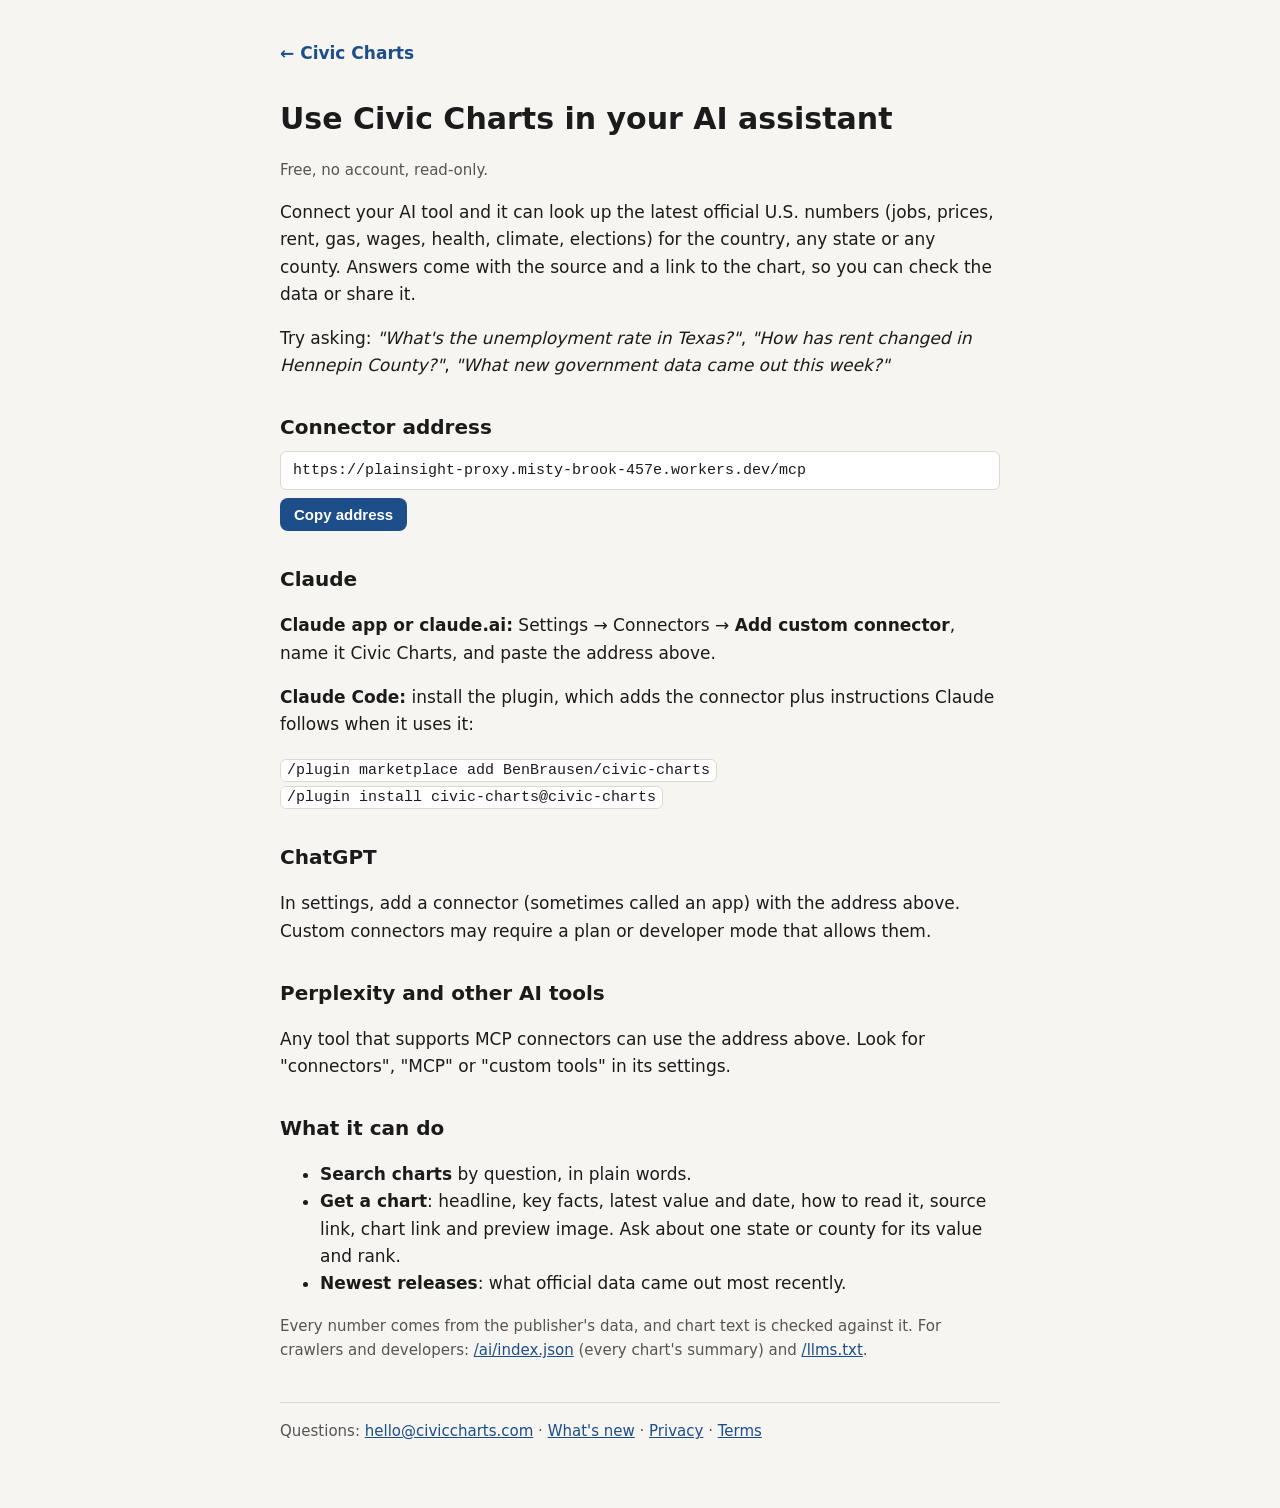
<file: public/ai/index.html>
<!DOCTYPE html>
<html lang="en">
<head>
<meta charset="utf-8">
<meta name="viewport" content="width=device-width, initial-scale=1">
<title>Use Civic Charts in your AI assistant | Civic Charts</title>
<meta name="description" content="Connect Claude, ChatGPT, Perplexity or any MCP-capable AI tool to Civic Charts for the latest official U.S. numbers, with sources and chart links.">
<link rel="canonical" href="https://civiccharts.com/ai/">
<link rel="icon" href="/favicon.ico" sizes="any">
<style>
  :root { --bg: #f6f5f1; --fg: #1b1b1b; --muted: #555; --line: #ddd9cf; --accent: #1d4e89; --box: #fff; }
  @media (prefers-color-scheme: dark) { :root { --bg: #161616; --fg: #ececec; --muted: #aaa; --line: #333; --accent: #8db4ff; --box: #222; } }
  body { margin: 0; background: var(--bg); color: var(--fg); font: 17px/1.6 system-ui, -apple-system, sans-serif; }
  main { max-width: 720px; margin: 0 auto; padding: 40px 16px 64px; }
  h1 { font-size: 30px; margin: 0 0 4px; } h2 { font-size: 20px; margin: 32px 0 6px; }
  .muted { color: var(--muted); font-size: 15px; } a { color: var(--accent); }
  nav { margin-bottom: 28px; } nav a { text-decoration: none; font-weight: 600; }
  code, .url { font: 15px ui-monospace, monospace; background: var(--box); border: 1px solid var(--line); border-radius: 6px; padding: 2px 6px; word-break: break-all; }
  .url { display: block; padding: 10px 12px; margin: 8px 0; }
  button { padding: 8px 14px; border: 0; border-radius: 8px; background: var(--accent); color: #fff; font-weight: 600; font-size: 15px; }
  footer { margin-top: 40px; padding-top: 16px; border-top: 1px solid var(--line); }
</style>
</head>
<body>
<main>
<nav><a href="/">← Civic Charts</a></nav>
<h1>Use Civic Charts in your AI assistant</h1>
<p class="muted">Free, no account, read-only.</p>
<p>Connect your AI tool and it can look up the latest official U.S. numbers (jobs, prices, rent, gas, wages, health, climate, elections) for the country, any state or any county. Answers come with the source and a link to the chart, so you can check the data or share it.</p>
<p>Try asking: <em>"What's the unemployment rate in Texas?"</em>, <em>"How has rent changed in Hennepin County?"</em>, <em>"What new government data came out this week?"</em></p>

<h2>Connector address</h2>
<span class="url" id="u">https://plainsight-proxy.misty-brook-457e.workers.dev/mcp</span>
<button type="button" id="copy">Copy address</button>

<h2>Claude</h2>
<p><b>Claude app or claude.ai:</b> Settings → Connectors → <b>Add custom connector</b>, name it Civic Charts, and paste the address above.</p>
<p><b>Claude Code:</b> install the plugin, which adds the connector plus instructions Claude follows when it uses it:</p>
<p><code>/plugin marketplace add BenBrausen/civic-charts</code><br><code>/plugin install civic-charts@civic-charts</code></p>

<h2>ChatGPT</h2>
<p>In settings, add a connector (sometimes called an app) with the address above. Custom connectors may require a plan or developer mode that allows them.</p>

<h2>Perplexity and other AI tools</h2>
<p>Any tool that supports MCP connectors can use the address above. Look for "connectors", "MCP" or "custom tools" in its settings.</p>

<h2>What it can do</h2>
<ul>
  <li><b>Search charts</b> by question, in plain words.</li>
  <li><b>Get a chart</b>: headline, key facts, latest value and date, how to read it, source link, chart link and preview image. Ask about one state or county for its value and rank.</li>
  <li><b>Newest releases</b>: what official data came out most recently.</li>
</ul>
<p class="muted">Every number comes from the publisher's data, and chart text is checked against it. For crawlers and developers: <a href="/ai/index.json">/ai/index.json</a> (every chart's summary) and <a href="/llms.txt">/llms.txt</a>.</p>
<footer class="muted">Questions: <a href="mailto:hello@civiccharts.com">hello@civiccharts.com</a> · <a href="/changelog/">What's new</a> · <a href="/privacy/">Privacy</a> · <a href="/terms/">Terms</a></footer>
</main>
<script>
  document.getElementById('copy').onclick = async e => { try { await navigator.clipboard.writeText(document.getElementById('u').textContent.trim()); e.target.textContent = 'Copied'; } catch { } };
</script>
</body>
</html>
</file>
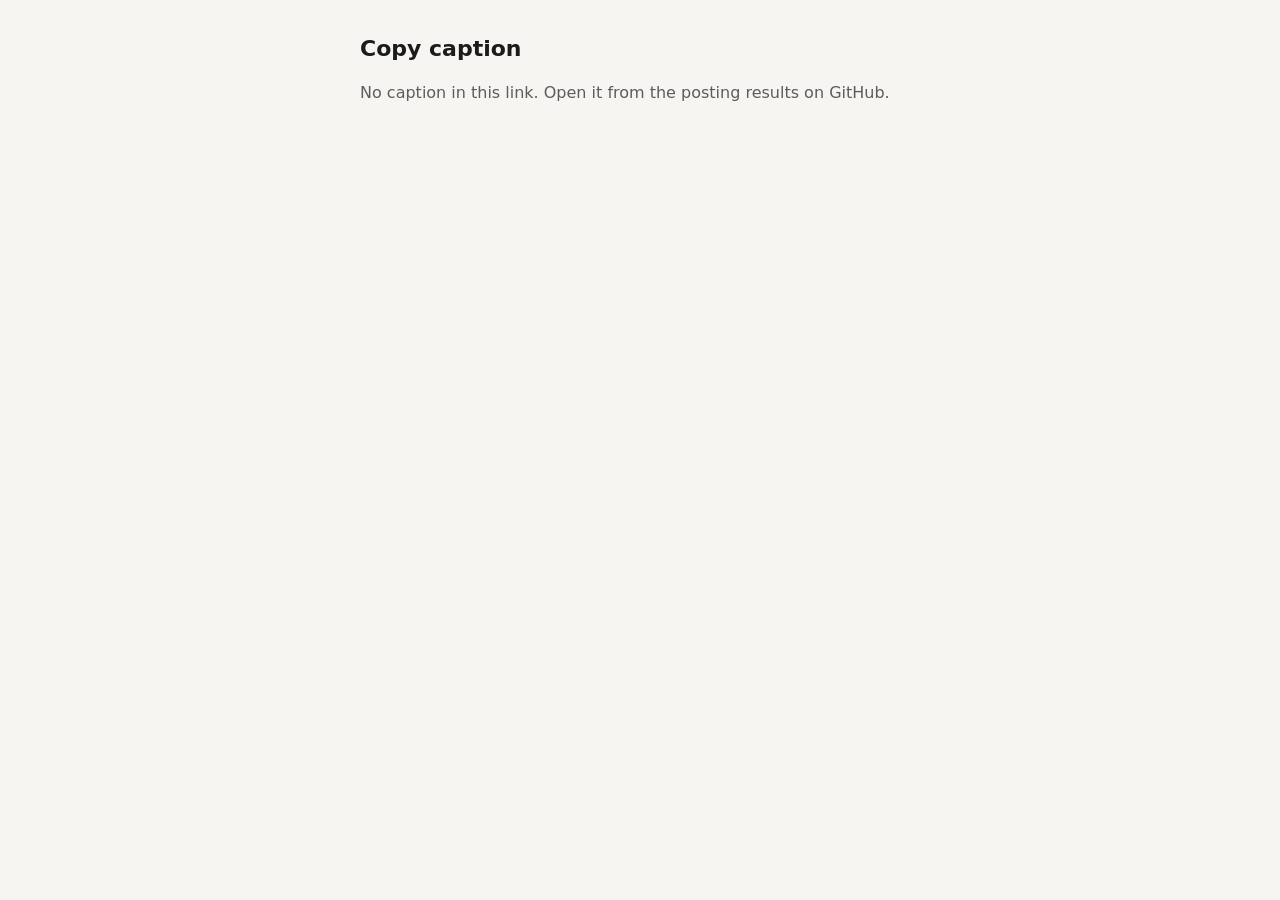
<file: public/caption/index.html>
<!DOCTYPE html>
<html lang="en">
<head>
<meta charset="utf-8">
<meta name="viewport" content="width=device-width, initial-scale=1">
<meta name="robots" content="noindex, nofollow">
<title>Copy caption | Civic Charts</title>
<style>
  :root { --bg: #f6f5f1; --fg: #1b1b1b; --muted: #5c5c5c; --box: #fff; --line: #ddd9cf; --accent: #2f6fd6; }
  @media (prefers-color-scheme: dark) { :root { --bg: #161616; --fg: #ececec; --muted: #a8a8a8; --box: #222; --line: #3a3a3a; --accent: #6ea0ff; } }
  body { margin: 0; background: var(--bg); color: var(--fg); font: 16px/1.5 system-ui, -apple-system, sans-serif; }
  main { max-width: 560px; margin: 0 auto; padding: 32px 16px 48px; }
  h1 { font-size: 22px; margin: 0 0 8px; }
  p { color: var(--muted); }
  textarea { width: 100%; box-sizing: border-box; min-height: 220px; padding: 12px; border: 1px solid var(--line); border-radius: 8px; background: var(--box); color: var(--fg); font: 15px/1.45 system-ui, -apple-system, sans-serif; }
  button { width: 100%; margin-top: 12px; padding: 14px 16px; border: 0; border-radius: 10px; background: var(--accent); color: #fff; font-weight: 600; font-size: 17px; }
</style>
</head>
<body>
<main>
  <h1 id="h">Copy caption</h1>
  <p id="msg">Tap Copy, then open the draft in TikTok and paste it into the description.</p>
  <textarea id="t" aria-label="Caption"></textarea>
  <button id="copy" type="button">Copy caption</button>
</main>
<script>
  // The caption travels in the #fragment, which browsers never send to the server.
  const t = document.getElementById('t'), btn = document.getElementById('copy');
  let text = '';
  try { text = decodeURIComponent(location.hash.slice(1)); } catch { text = ''; }
  const net = new URLSearchParams(location.search).get('for');
  if (net) document.getElementById('h').textContent = 'Copy ' + net + ' caption';
  if (!text) { document.getElementById('msg').textContent = 'No caption in this link. Open it from the posting results on GitHub.'; btn.hidden = true; t.hidden = true; }
  t.value = text;
  btn.onclick = async () => {
    try { await navigator.clipboard.writeText(t.value); }
    catch { t.focus(); t.select(); document.execCommand('copy'); }
    btn.textContent = 'Copied. Now paste it in the TikTok draft';
  };
</script>
</body>
</html>
</file>
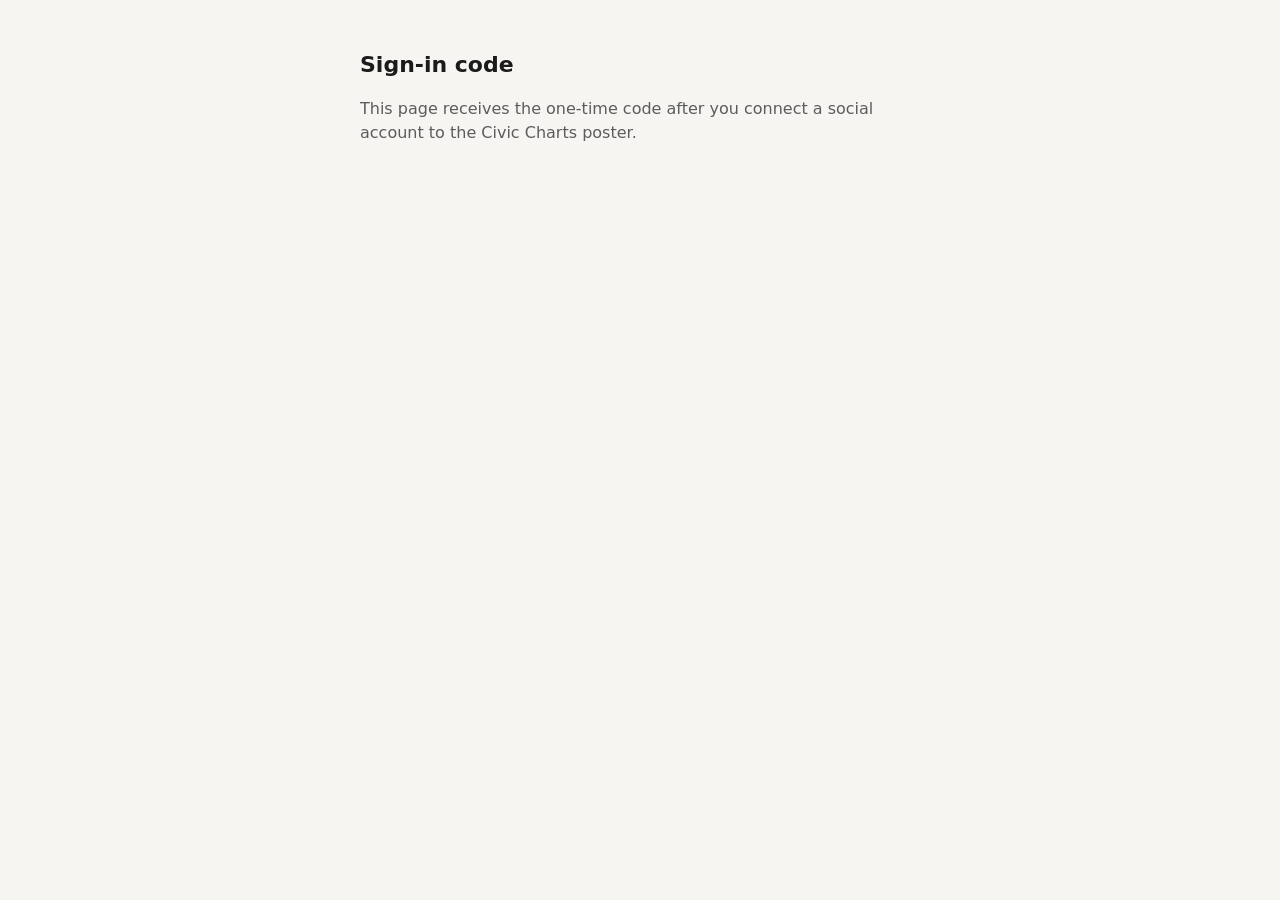
<file: public/oauth/index.html>
<!DOCTYPE html>
<html lang="en">
<head>
<meta charset="utf-8">
<meta name="viewport" content="width=device-width, initial-scale=1">
<meta name="robots" content="noindex, nofollow">
<title>Sign-in code | Civic Charts</title>
<style>
  :root { --bg: #f6f5f1; --fg: #1b1b1b; --muted: #5c5c5c; --box: #fff; --line: #ddd9cf; --accent: #2f6fd6; }
  @media (prefers-color-scheme: dark) { :root { --bg: #161616; --fg: #ececec; --muted: #a8a8a8; --box: #222; --line: #3a3a3a; --accent: #6ea0ff; } }
  body { margin: 0; background: var(--bg); color: var(--fg); font: 16px/1.5 system-ui, -apple-system, sans-serif; }
  main { max-width: 560px; margin: 0 auto; padding: 48px 16px; }
  h1 { font-size: 22px; margin: 0 0 8px; }
  p { color: var(--muted); }
  textarea { width: 100%; box-sizing: border-box; min-height: 96px; padding: 12px; border: 1px solid var(--line); border-radius: 8px; background: var(--box); color: var(--fg); font: 14px/1.4 ui-monospace, monospace; word-break: break-all; }
  button { margin-top: 10px; padding: 10px 16px; border: 0; border-radius: 8px; background: var(--accent); color: #fff; font-weight: 600; font-size: 15px; }
</style>
</head>
<body>
<main>
  <h1>Sign-in code</h1>
  <p id="msg">This page receives the one-time code after you connect a social account to the Civic Charts poster.</p>
  <div id="out" hidden>
    <textarea id="code" readonly></textarea>
    <button id="copy" type="button">Copy code</button>
    <p>Paste it into the terminal where the sign-in helper is waiting. The code works once and expires in a few minutes. This page doesn't save or send it anywhere.</p>
  </div>
</main>
<script>
  const q = new URLSearchParams(location.search), code = q.get('code'), err = q.get('error_description') || q.get('error');
  if (code) {
    document.getElementById('msg').textContent = 'Signed in. Copy this code:';
    document.getElementById('code').value = code;
    document.getElementById('out').hidden = false;
    document.getElementById('copy').onclick = async () => { try { await navigator.clipboard.writeText(code); document.getElementById('copy').textContent = 'Copied'; } catch { document.getElementById('code').select(); } };
    history.replaceState(null, '', location.pathname); // keep the code out of the address bar history
  } else if (err) document.getElementById('msg').textContent = 'Sign-in did not finish: ' + err;
</script>
</body>
</html>
</file>
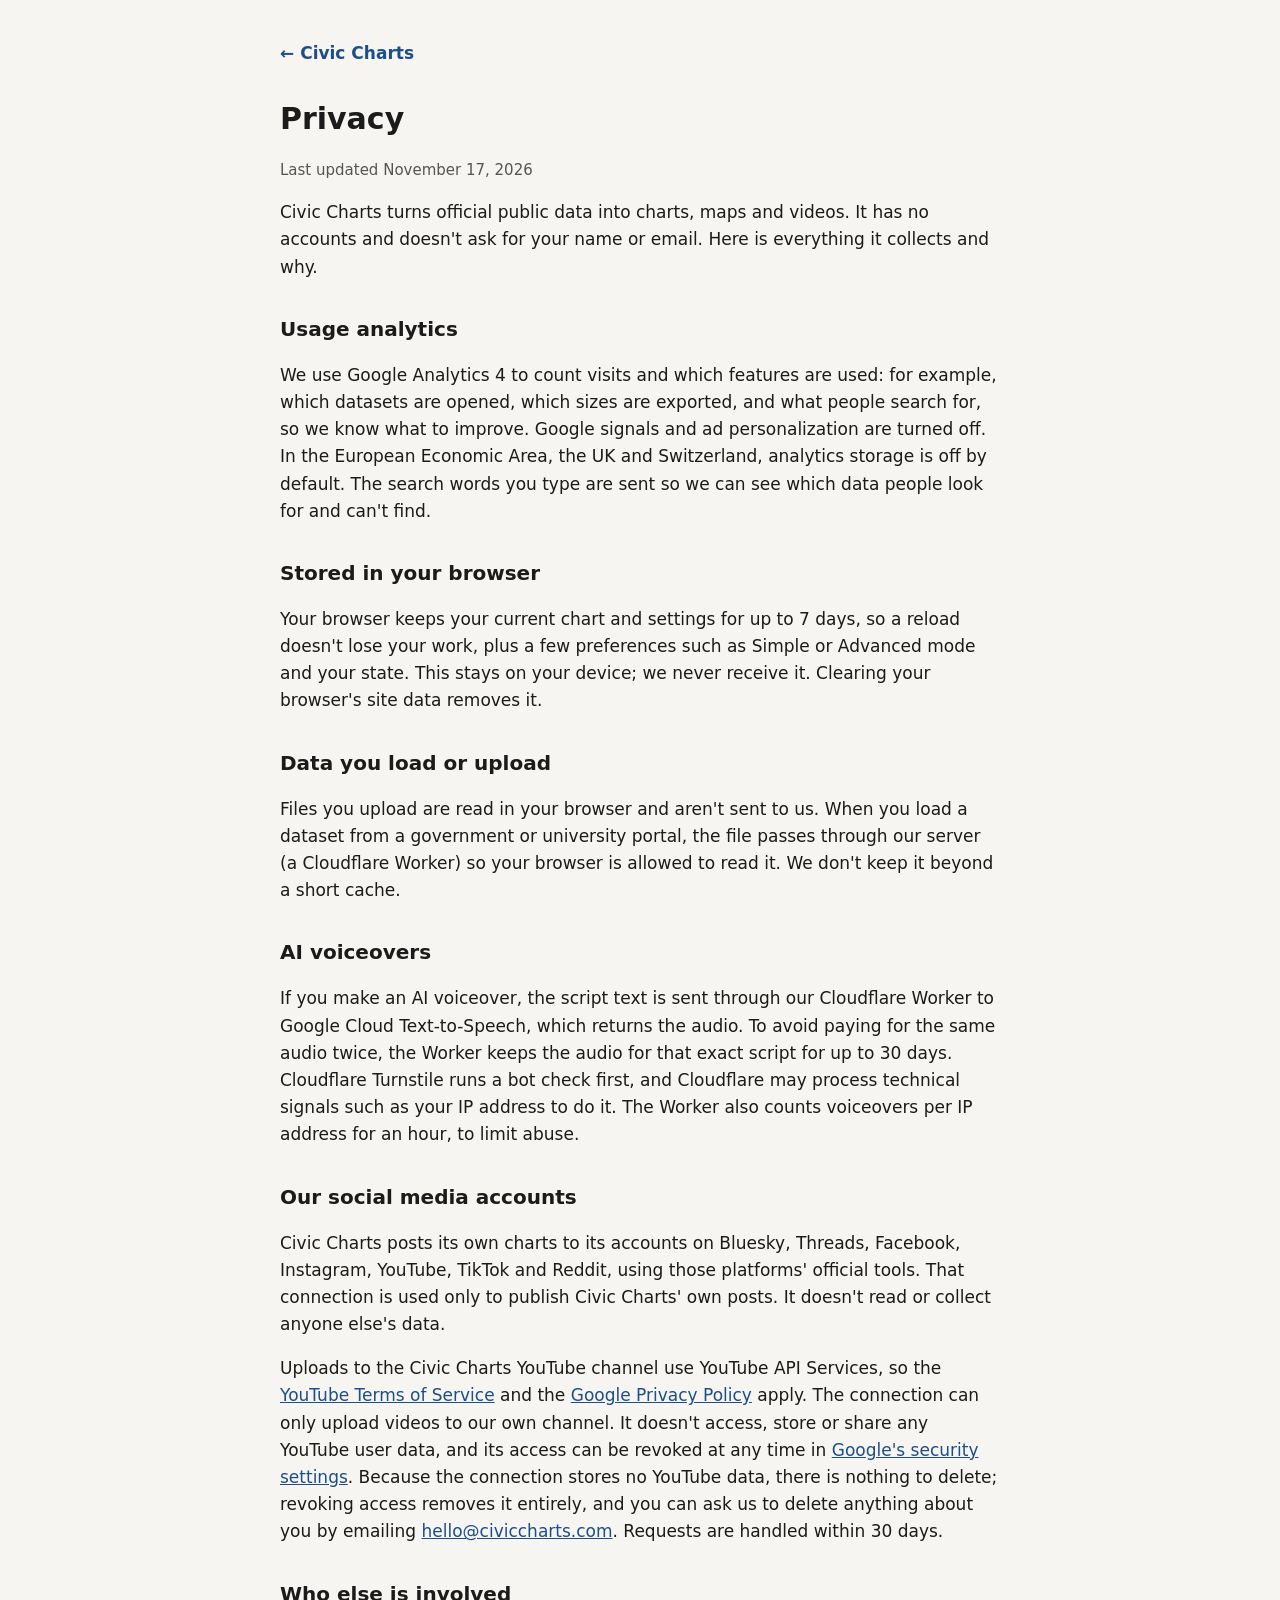
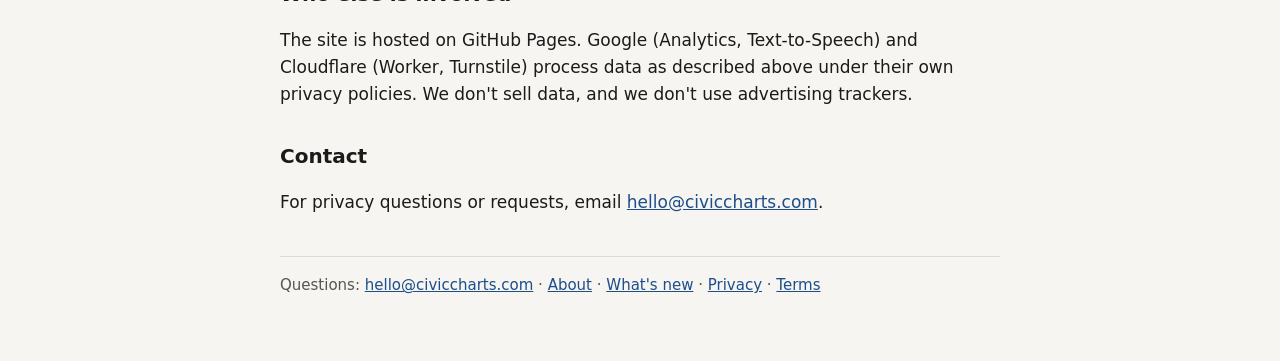
<file: public/privacy/index.html>
<!DOCTYPE html>
<html lang="en">
<head>
<meta charset="utf-8">
<meta name="viewport" content="width=device-width, initial-scale=1">
<title>Privacy | Civic Charts</title>
<meta name="description" content="What Civic Charts collects, why, and who it is shared with.">
<link rel="canonical" href="https://civiccharts.com/privacy/">
<link rel="icon" href="/favicon.ico" sizes="any">
<style>
  :root { --bg: #f6f5f1; --fg: #1b1b1b; --muted: #555; --line: #ddd9cf; --accent: #1d4e89; }
  @media (prefers-color-scheme: dark) { :root { --bg: #161616; --fg: #ececec; --muted: #aaa; --line: #333; --accent: #8db4ff; } }
  body { margin: 0; background: var(--bg); color: var(--fg); font: 17px/1.6 system-ui, -apple-system, sans-serif; }
  main { max-width: 720px; margin: 0 auto; padding: 40px 16px 64px; }
  h1 { font-size: 30px; margin: 0 0 4px; } h2 { font-size: 20px; margin: 32px 0 6px; }
  p, li { color: var(--fg); } .muted { color: var(--muted); font-size: 15px; }
  a { color: var(--accent); } nav { margin-bottom: 28px; } nav a { text-decoration: none; font-weight: 600; }
  footer { margin-top: 40px; padding-top: 16px; border-top: 1px solid var(--line); }
</style>
</head>
<body>
<main>
<nav><a href="/">← Civic Charts</a></nav>
<h1>Privacy</h1>
<p class="muted">Last updated November 17, 2026</p>
<p>Civic Charts turns official public data into charts, maps and videos. It has no accounts and doesn't ask for your name or email. Here is everything it collects and why.</p>

<h2>Usage analytics</h2>
<p>We use Google Analytics 4 to count visits and which features are used: for example, which datasets are opened, which sizes are exported, and what people search for, so we know what to improve. Google signals and ad personalization are turned off. In the European Economic Area, the UK and Switzerland, analytics storage is off by default. The search words you type are sent so we can see which data people look for and can't find.</p>

<h2>Stored in your browser</h2>
<p>Your browser keeps your current chart and settings for up to 7 days, so a reload doesn't lose your work, plus a few preferences such as Simple or Advanced mode and your state. This stays on your device; we never receive it. Clearing your browser's site data removes it.</p>

<h2>Data you load or upload</h2>
<p>Files you upload are read in your browser and aren't sent to us. When you load a dataset from a government or university portal, the file passes through our server (a Cloudflare Worker) so your browser is allowed to read it. We don't keep it beyond a short cache.</p>

<h2>AI voiceovers</h2>
<p>If you make an AI voiceover, the script text is sent through our Cloudflare Worker to Google Cloud Text-to-Speech, which returns the audio. To avoid paying for the same audio twice, the Worker keeps the audio for that exact script for up to 30 days. Cloudflare Turnstile runs a bot check first, and Cloudflare may process technical signals such as your IP address to do it. The Worker also counts voiceovers per IP address for an hour, to limit abuse.</p>

<h2>Our social media accounts</h2>
<p>Civic Charts posts its own charts to its accounts on Bluesky, Threads, Facebook, Instagram, YouTube, TikTok and Reddit, using those platforms' official tools. That connection is used only to publish Civic Charts' own posts. It doesn't read or collect anyone else's data.</p>
<p>Uploads to the Civic Charts YouTube channel use YouTube API Services, so the <a href="https://www.youtube.com/t/terms">YouTube Terms of Service</a> and the <a href="https://policies.google.com/privacy">Google Privacy Policy</a> apply. The connection can only upload videos to our own channel. It doesn't access, store or share any YouTube user data, and its access can be revoked at any time in <a href="https://myaccount.google.com/permissions">Google's security settings</a>. Because the connection stores no YouTube data, there is nothing to delete; revoking access removes it entirely, and you can ask us to delete anything about you by emailing <a href="mailto:hello@civiccharts.com">hello@civiccharts.com</a>. Requests are handled within 30 days.</p>

<h2>Who else is involved</h2>
<p>The site is hosted on GitHub Pages. Google (Analytics, Text-to-Speech) and Cloudflare (Worker, Turnstile) process data as described above under their own privacy policies. We don't sell data, and we don't use advertising trackers.</p>

<h2>Contact</h2>
<p>For privacy questions or requests, email <a href="mailto:hello@civiccharts.com">hello@civiccharts.com</a>.</p>
<footer class="muted">Questions: <a href="mailto:hello@civiccharts.com">hello@civiccharts.com</a> · <a href="/about/">About</a> · <a href="/changelog/">What's new</a> · <a href="/privacy/">Privacy</a> · <a href="/terms/">Terms</a></footer>
</main>
</body>
</html>
</file>
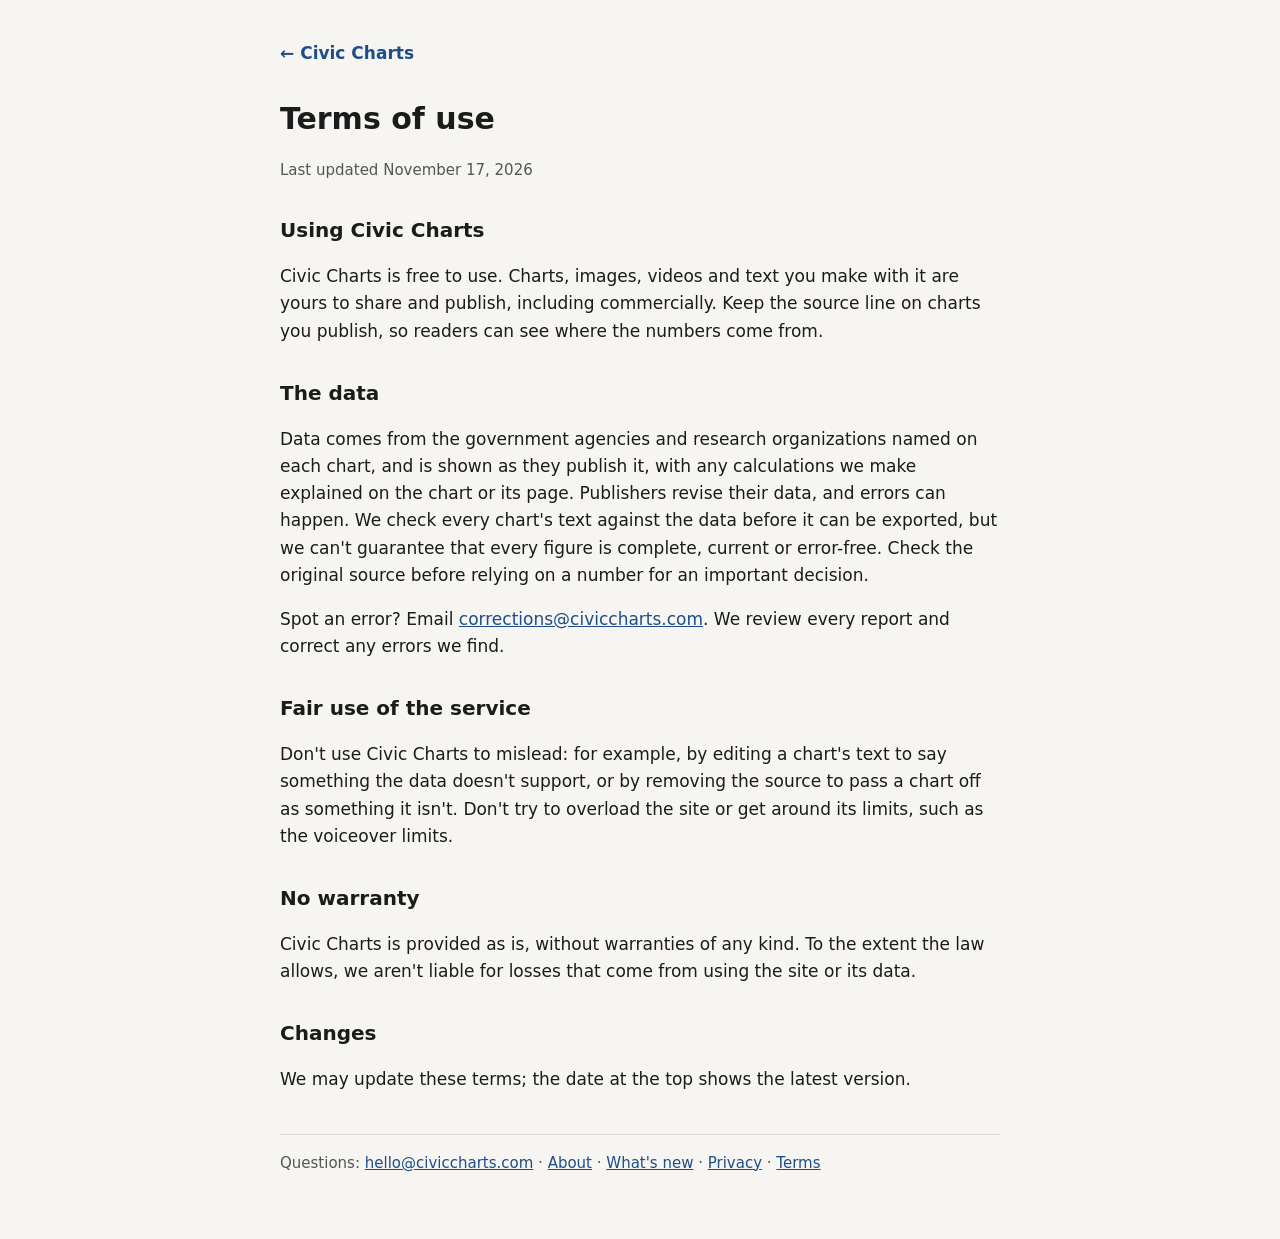
<file: public/terms/index.html>
<!DOCTYPE html>
<html lang="en">
<head>
<meta charset="utf-8">
<meta name="viewport" content="width=device-width, initial-scale=1">
<title>Terms of use | Civic Charts</title>
<meta name="description" content="The terms for using Civic Charts and the charts you make with it.">
<link rel="canonical" href="https://civiccharts.com/terms/">
<link rel="icon" href="/favicon.ico" sizes="any">
<style>
  :root { --bg: #f6f5f1; --fg: #1b1b1b; --muted: #555; --line: #ddd9cf; --accent: #1d4e89; }
  @media (prefers-color-scheme: dark) { :root { --bg: #161616; --fg: #ececec; --muted: #aaa; --line: #333; --accent: #8db4ff; } }
  body { margin: 0; background: var(--bg); color: var(--fg); font: 17px/1.6 system-ui, -apple-system, sans-serif; }
  main { max-width: 720px; margin: 0 auto; padding: 40px 16px 64px; }
  h1 { font-size: 30px; margin: 0 0 4px; } h2 { font-size: 20px; margin: 32px 0 6px; }
  p, li { color: var(--fg); } .muted { color: var(--muted); font-size: 15px; }
  a { color: var(--accent); } nav { margin-bottom: 28px; } nav a { text-decoration: none; font-weight: 600; }
  footer { margin-top: 40px; padding-top: 16px; border-top: 1px solid var(--line); }
</style>
</head>
<body>
<main>
<nav><a href="/">← Civic Charts</a></nav>
<h1>Terms of use</h1>
<p class="muted">Last updated November 17, 2026</p>

<h2>Using Civic Charts</h2>
<p>Civic Charts is free to use. Charts, images, videos and text you make with it are yours to share and publish, including commercially. Keep the source line on charts you publish, so readers can see where the numbers come from.</p>

<h2>The data</h2>
<p>Data comes from the government agencies and research organizations named on each chart, and is shown as they publish it, with any calculations we make explained on the chart or its page. Publishers revise their data, and errors can happen. We check every chart's text against the data before it can be exported, but we can't guarantee that every figure is complete, current or error-free. Check the original source before relying on a number for an important decision.</p>
<p>Spot an error? Email <a href="mailto:corrections@civiccharts.com">corrections@civiccharts.com</a>. We review every report and correct any errors we find.</p>

<h2>Fair use of the service</h2>
<p>Don't use Civic Charts to mislead: for example, by editing a chart's text to say something the data doesn't support, or by removing the source to pass a chart off as something it isn't. Don't try to overload the site or get around its limits, such as the voiceover limits.</p>

<h2>No warranty</h2>
<p>Civic Charts is provided as is, without warranties of any kind. To the extent the law allows, we aren't liable for losses that come from using the site or its data.</p>

<h2>Changes</h2>
<p>We may update these terms; the date at the top shows the latest version.</p>
<footer class="muted">Questions: <a href="mailto:hello@civiccharts.com">hello@civiccharts.com</a> · <a href="/about/">About</a> · <a href="/changelog/">What's new</a> · <a href="/privacy/">Privacy</a> · <a href="/terms/">Terms</a></footer>
</main>
</body>
</html>
</file>
